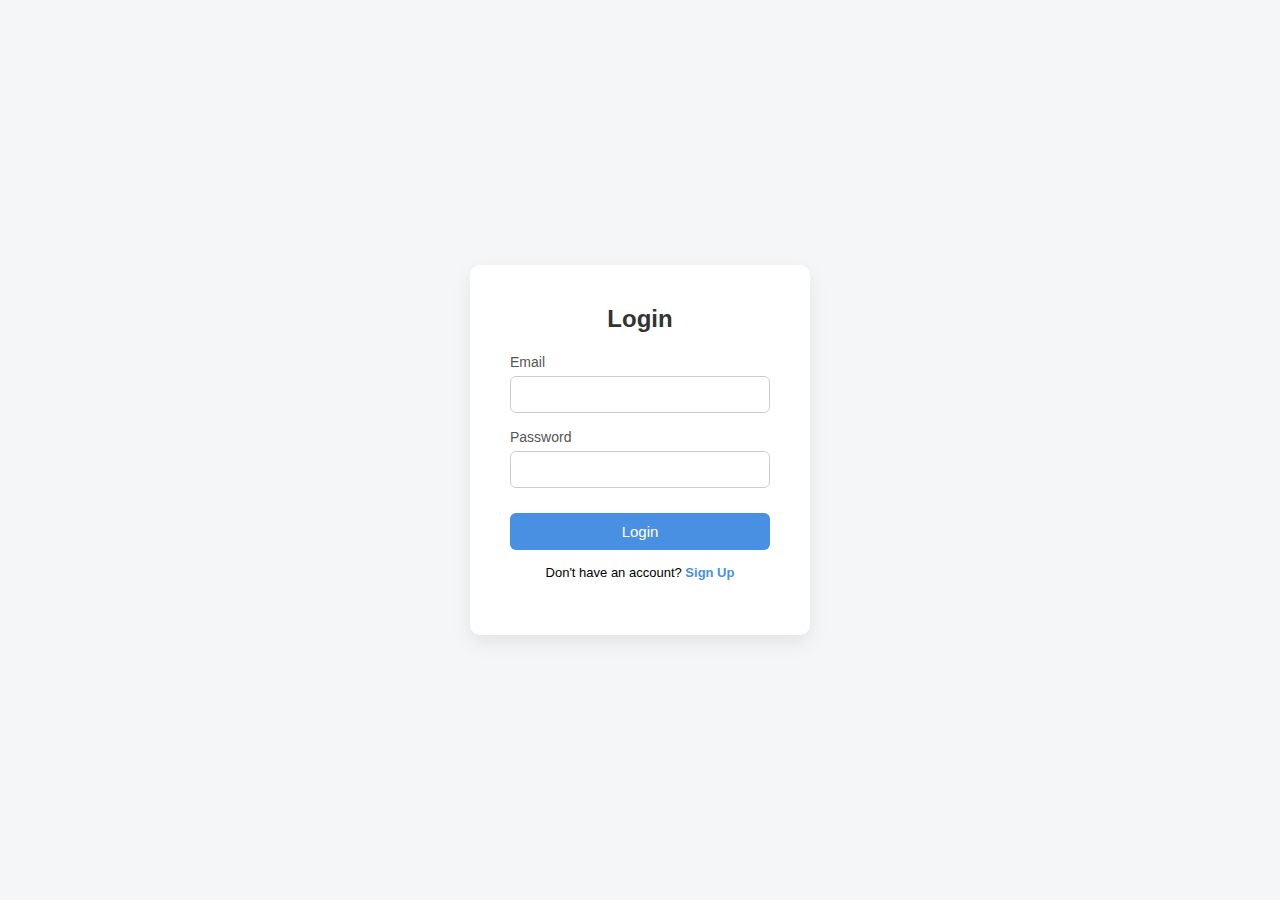
<file: index.html>
<!DOCTYPE html>
<html lang="en">
<head>
  <meta charset="UTF-8" />
  <title>Victory Your CV</title>
  <meta name="viewport" content="width=device-width, initial-scale=1.0">
  <link rel="stylesheet" href="style.css" />
</head>
<body>

<header class="header">
  <div class="brand">
    <span class="brand-mark"></span>
    <div>
      <h1>Victory Your CV</h1>
      <p class="tagline">Clarity. Confidence. Career growth.</p>
    </div>
  </div>

  <!-- USER SECTION -->
  <div class="user-section">
    <h3 id="welcomeMessage"></h3>
    <button class="btn ghost" onclick="logout()">Logout</button>
  </div>
</header>

<main class="layout">

  <!-- PROFILE SETUP -->
  <section class="card">
    <p class="section-label">PROFILE SETUP</p>

    <label>Target Role</label>
    <select id="role" class="select">
      <option>Frontend Developer</option>
      <option>Backend Developer</option>
      <option>Full Stack Developer</option>
      <option>Software Engineer</option>
      <option>Data Analyst</option>
      <option>Data Scientist</option>
      <option>ML Engineer</option>
      <option>DevOps Engineer</option>
    </select>

    <label>Resume File</label>
    <label class="upload-box">
      <input type="file" id="resume" hidden />
      <strong id="fileText">Drop your resume</strong>
      <span>PDF or DOCX • max 2MB</span>
    </label>

    <button class="btn primary" id="analyze">
      Analyze Resume
    </button>
  </section>

  <!-- RESUME HEALTH -->
  <section class="card">
    <p class="section-label">RESUME HEALTH</p>

    <div class="ai-loader hidden" id="aiLoader">
      <span class="dot"></span>
      <span class="dot"></span>
      <span class="dot"></span>
      <p>Analyzing resume with AI…</p>
    </div>

    <div class="score-ring">
      <svg width="120" height="120">
        <circle cx="60" cy="60" r="50"></circle>
        <circle cx="60" cy="60" r="50" id="progress"></circle>
      </svg>
      <div class="score-text">
        <span id="score">0</span>
        <small>ATS MATCH</small>
      </div>
    </div>

    <p class="description" id="summary">
      Upload a resume and analyze it to see alignment insights.
    </p>

    <button class="btn ghost" id="toggleInsights">
      View Improvements
    </button>
  </section>

  <!-- INSIGHT PANEL -->
  <section class="insight-panel hidden" id="insights">
    <p class="insight-title">INSIGHT AREAS</p>
    <ul class="insight-list">
      <li class="insight positive"><span class="dot"></span>Skills Coverage</li>
      <li class="insight negative"><span class="dot"></span>Keyword Gaps</li>
      <li class="insight positive"><span class="dot"></span>Formatting</li>
      <li class="insight negative"><span class="dot"></span>Experience Depth</li>
    </ul>
  </section>

  <!-- KEYWORD PREVIEW -->
  <section class="card">
    <p class="section-label">KEYWORD PREVIEW</p>
    <p class="resume-preview" id="resumePreview">
      Experienced Frontend Developer skilled in JavaScript, HTML, CSS, and React.
      Built responsive web applications and collaborated with backend teams.
    </p>
  </section>

  <!-- AI ASSISTANT -->
  <section class="assistant-panel">
    <p class="assistant-title">AI CAREER ASSISTANT</p>

    <div class="assistant-window">
      <div class="assistant-msg ai">
        <span class="label-ai">AI</span>
        <p id="aiText">
          Upload your resume and analyze it to receive personalized guidance.
        </p>
      </div>
    </div>

    <div class="assistant-actions">
      <button class="assist-btn" data-prompt="score">Explain my ATS score</button>
      <button class="assist-btn" data-prompt="improve">How can I improve?</button>
      <button class="assist-btn" data-prompt="role">Tips for my role</button>
    </div>
  </section>

</main>

<footer>
  © 2026 Victory Your CV • AI-powered resume insights
</footer>

<script src="script.js"></script>
</body>
</html>
</file>
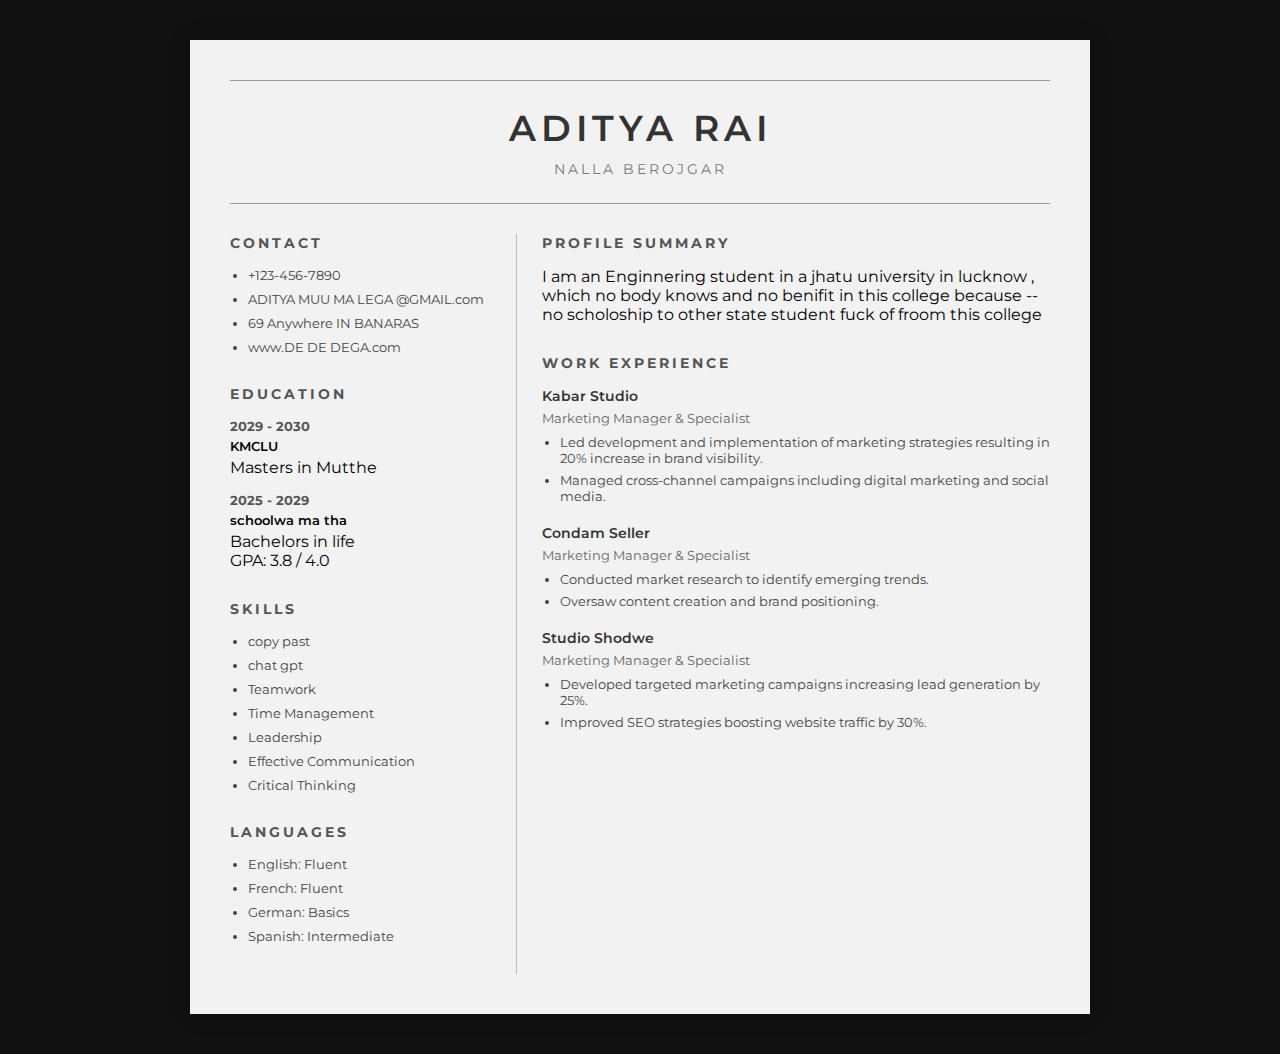
<file: Code/index.html>
<!DOCTYPE html>
<html lang="en">
<head>
    <meta charset="UTF-8">
    <title>Classic Resume</title>
    <link rel="stylesheet" href="style.css">
    <link href="https://fonts.googleapis.com/css2?family=Montserrat:wght@400;500;600;700&display=swap" rel="stylesheet">
</head>
<body>

<div class="resume">

    <!-- HEADER -->
    <div class="header">
        <h1> ADITYA RAI </h1>
        <p class="job-title">NALLA BEROJGAR</p>
    </div>

    <div class="main">

        <!-- LEFT SIDE COLUMN -->
        <div class="left">

            <div class="section">
                <h2>CONTACT</h2>
                <ul>
                    <li>+123-456-7890</li>
                    <li>ADITYA MUU MA LEGA @GMAIL.com</li>
                    <li>69 Anywhere IN BANARAS </li>
                    <li>www.DE DE DEGA.com</li>
                </ul>
            </div>

            <div class="section">
                <h2>EDUCATION</h2>

                <div class="item">
                    <h3>2029 - 2030</h3>
                    <p class="bold">KMCLU </p>
                    <p>Masters in Mutthe</p>
                </div>

                <div class="item">
                    <h3>2025 - 2029</h3>
                    <p class="bold">schoolwa ma tha</p>
                    <p>Bachelors in life</p>
                    <p>GPA: 3.8 / 4.0</p>
                </div>
            </div>

            <div class="section">
                <h2>SKILLS</h2>
                <ul>
                    <li>copy past</li>
                    <li>chat gpt </li>
                    <li>Teamwork</li>
                    <li>Time Management</li>
                    <li>Leadership</li>
                    <li>Effective Communication</li>
                    <li>Critical Thinking</li>
                </ul>
            </div>

            <div class="section">
                <h2>LANGUAGES</h2>
                <ul>
                    <li>English: Fluent</li>
                    <li>French: Fluent</li>
                    <li>German: Basics</li>
                    <li>Spanish: Intermediate</li>
                </ul>
            </div>

        </div>

        <!-- RIGHT COLUMN -->
        <div class="right">

            <div class="section">
                <h2>PROFILE SUMMARY</h2>
                <p>
                    I am an Enginnering student in a jhatu university in lucknow , 
                    which no body knows and no benifit in this college because -- 
                    no scholoship to other state student fuck of froom this college
                </p>
            </div>

            <div class="section">
                <h2>WORK EXPERIENCE</h2>

                <div class="job">
                    <div class="job-header">
                        <span class="company"> Kabar Studio</span>
                   
                    </div>
                    <p class="position">Marketing Manager & Specialist</p>
                    <ul>
                        <li>Led development and implementation of marketing strategies resulting in 20% increase in brand visibility.</li>
                        <li>Managed cross-channel campaigns including digital marketing and social media.</li>
                    </ul>
                </div>

                <div class="job">
                    <div class="job-header">
                        <span class="company">Condam Seller</span>
                       
                    </div>
                    <p class="position">Marketing Manager & Specialist</p>
                    <ul>
                        <li>Conducted market research to identify emerging trends.</li>
                        <li>Oversaw content creation and brand positioning.</li>
                    </ul>
                </div>

                <div class="job">
                    <div class="job-header">
                        <span class="company">Studio Shodwe</span>
                        
                    </div>
                    <p class="position">Marketing Manager & Specialist</p>
                    <ul>
                        <li>Developed targeted marketing campaigns increasing lead generation by 25%.</li>
                        <li>Improved SEO strategies boosting website traffic by 30%.</li>
                    </ul>
                </div>

            </div>

        </div>

    </div>

</div>

</body>
</html>
</file>
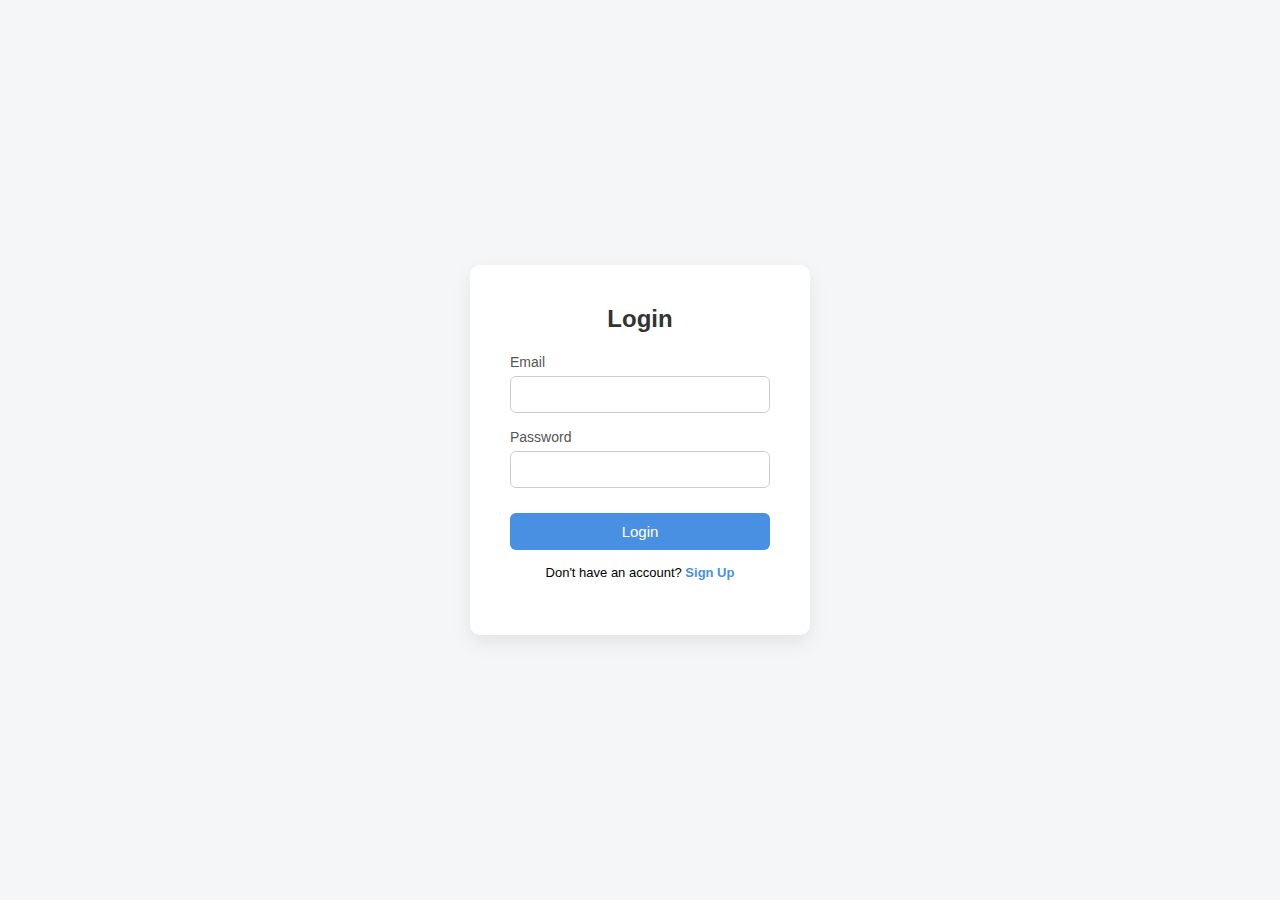
<file: login.html>
<!DOCTYPE html>
<html lang="en">
<head>
<meta charset="UTF-8" />
<meta name="viewport" content="width=device-width, initial-scale=1.0" />
<title>Login / Sign Up Demo</title>
<link rel="stylesheet" href="login.css" >
</head>

<body>

<div class="container">

  <!-- Login Form -->
  <div id="loginForm">
    <h2>Login</h2>
    <form onsubmit="login(event)">
      <div class="input-group">
        <label>Email</label>
        <input type="email" id="loginEmail" required>
      </div>

      <div class="input-group">
        <label>Password</label>
        <input type="password" id="loginPassword" required>
      </div>

      <button type="submit">Login</button>
    </form>

    <div class="toggle-text">
      Don't have an account?
      <span onclick="showSignup()">Sign Up</span>
    </div>
  </div>


  <!-- Sign Up Form -->
  <div id="signupForm" class="hidden">
    <h2>Sign Up</h2>
    <form onsubmit="signup(event)">
      <div class="input-group">
        <label>Name</label>
        <input type="text" id="signupName" required>
      </div>

      <div class="input-group">
        <label>Email</label>
        <input type="email" id="signupEmail" required>
      </div>

      <div class="input-group">
        <label>Password</label>
        <input type="password" id="signupPassword" required>
      </div>

      <button type="submit">Create Account</button>
    </form>

    <div class="toggle-text">
      Already have an account?
      <span onclick="showLogin()">Login</span>
    </div>
  </div>

  <div class="success-message" id="message"></div>

</div>
<script src="login.js"> </script>

</body>
</html>
</file>
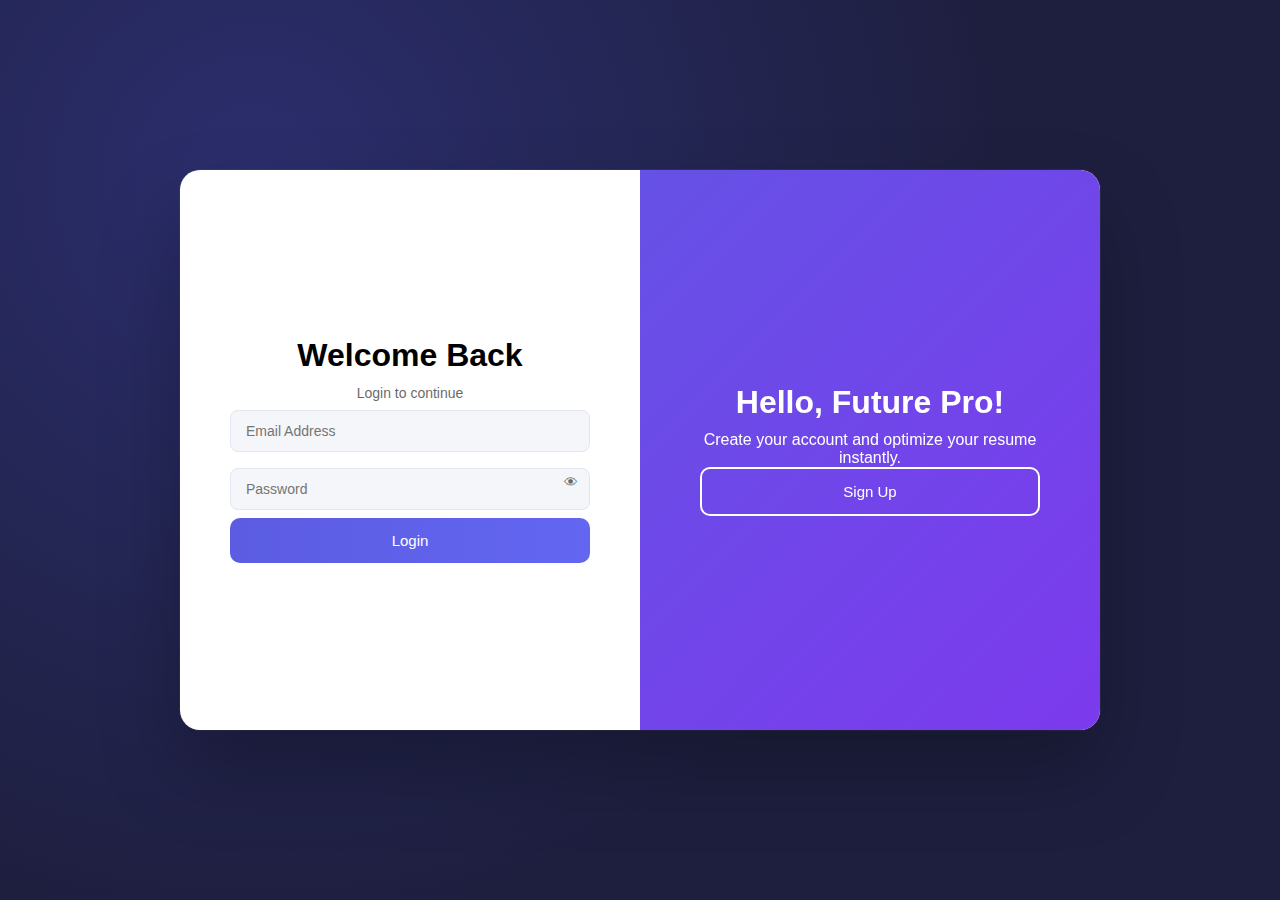
<file: Code/login.html>
<!DOCTYPE html>
<html lang="en">
<head>
  <meta charset="UTF-8">
  <title>AI Resume Analyzer</title>
  <link rel="stylesheet" href="login.css">
</head>
<body>

<div class="container" id="container">

  <!-- SIGN UP -->
  <div class="form-container sign-up-container">
    <form id="signup-form">
      <h1>Create Account</h1>
      <span class="subtitle">Start analyzing resumes with AI</span>

      <input type="text" placeholder="Full Name" required>
      <input type="email" placeholder="Email Address" required>

      <div class="password-field">
        <input type="password" id="signupPassword" placeholder="Password" required>
        <span class="toggle-pass" data-target="signupPassword">👁</span>
      </div>

      <button type="submit">Create Account</button>
    </form>
  </div>

  
  <!-- LOGIN -->
  <div class="form-container sign-in-container">
    <form id="login-form">
      <h1>Welcome Back</h1>
      <span class="subtitle">Login to continue</span>

      <input type="email" placeholder="Email Address" required>

      <div class="password-field">
        <input type="password" id="loginPassword" placeholder="Password" required>
        <span class="toggle-pass" data-target="loginPassword">👁</span>
      </div>

      <button type="submit">Login</button>
    </form>
  </div>

  <!-- OVERLAY -->
  <div class="overlay-container">
    <div class="overlay">

      <div class="overlay-panel overlay-left">
        <h1>Welcome Back!</h1>
        <p>Login to access your AI dashboard</p>
        <button class="ghost" id="signIn">Login</button>
      </div>

      <div class="overlay-panel overlay-right">
        <h1>Hello, Future Pro!</h1>
        <p>Create your account and optimize your resume instantly.</p>
        <button class="ghost" id="signUp">Sign Up</button>
      </div>

    </div>
  </div>

</div>

<div id="toast" class="toast"></div>

<script src="login.js"></script>
</body>
</html>
</file>
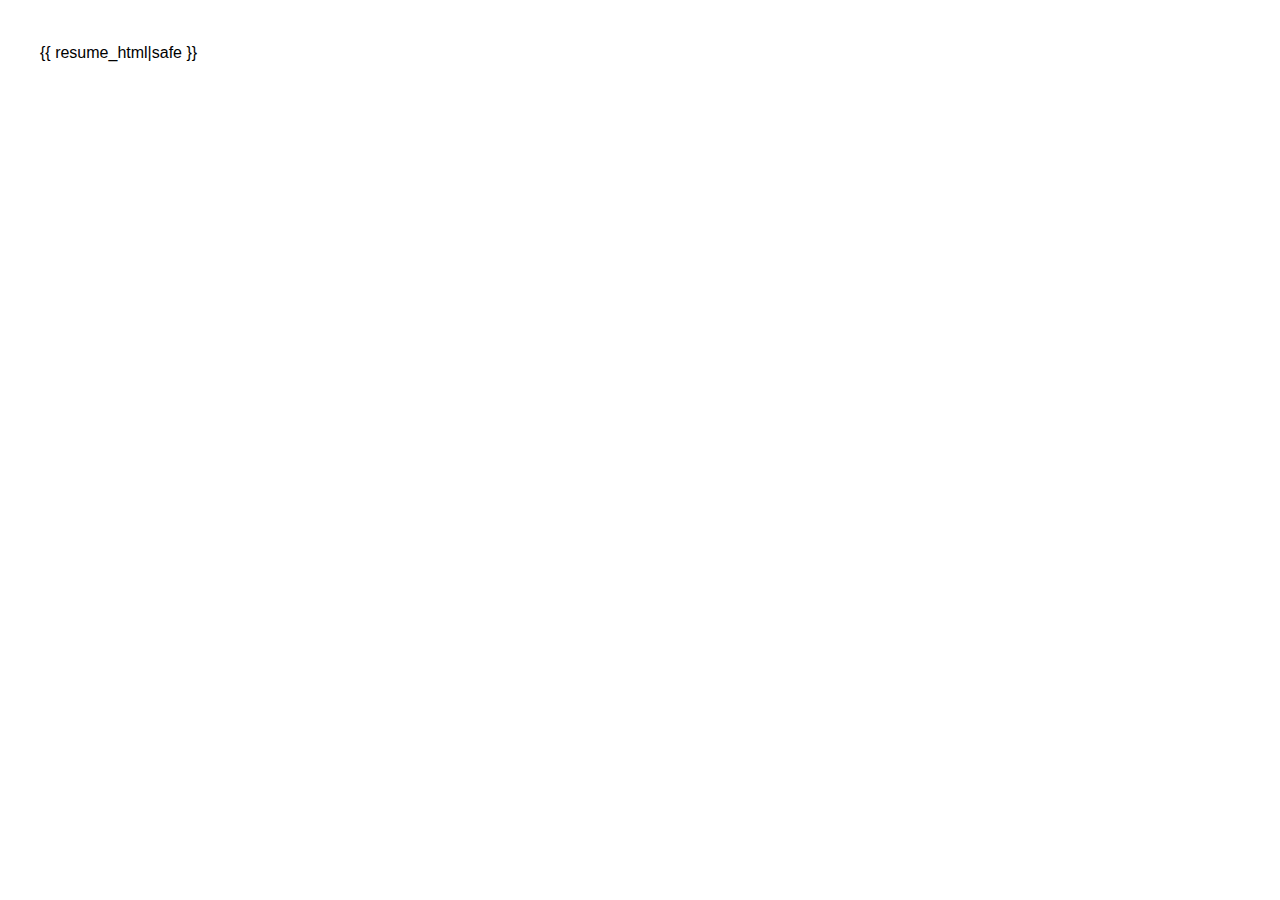
<file: djangosessionauth/templates/resume_temp.html>
<!DOCTYPE html>
<html>
<head>
    <meta charset="UTF-8">
    <style>
        body {
            font-family: Arial, sans-serif;
            margin: 40px;
            line-height: 1.6;
        }

        h1 {
            font-size: 26px;
            margin-bottom: 5px;
        }

        h2 {
            margin-top: 20px;
            border-bottom: 1px solid #000;
            padding-bottom: 4px;
            font-size: 18px;
        }

        ul {
            padding-left: 18px;
        }

        li {
            margin-bottom: 6px;
        }
    </style>
</head>
<body>

{{ resume_html|safe }}

</body>
</html>
</file>
<file: Code/style.css>
* {
    margin: 0;
    padding: 0;
    box-sizing: border-box;
}

body {
    background: #111;
    font-family: 'Montserrat', sans-serif;
    display: flex;
    justify-content: center;
    padding: 40px 0;
}

.resume {
    width: 900px;
    background: #f2f2f2;
    padding: 40px;
}

/* HEADER */
.header {
    text-align: center;
    border-top: 1px solid #999;
    border-bottom: 1px solid #999;
    padding: 25px 0;
    margin-bottom: 30px;
}

.header h1 {
    font-size: 36px;
    letter-spacing: 5px;
    font-weight: 600;
    color: #333;
}

.job-title {
    margin-top: 10px;
    font-size: 14px;
    letter-spacing: 3px;
    color: #777;
}

/* MAIN LAYOUT */
.main {
    display: flex;
}

.left {
    width: 35%;
    padding-right: 25px;
    border-right: 1px solid #bbb;
}

.right {
    width: 65%;
    padding-left: 25px;
}

/* SECTIONS */
.section {
    margin-bottom: 30px;
}

.section h2 {
    font-size: 14px;
    letter-spacing: 3px;
    color: #555;
    margin-bottom: 15px;
}

.section ul {
    list-style: disc;
    padding-left: 18px;
}

.section ul li {
    margin-bottom: 8px;
    font-size: 13px;
    color: #444;
}

/* EDUCATION */
.item {
    margin-bottom: 15px;
}

.item h3 {
    font-size: 13px;
    color: #555;
}

.bold {
    font-weight: 600;
    font-size: 13px;
    margin: 4px 0;
}

/* WORK EXPERIENCE */
.job {
    margin-bottom: 20px;
}

.job-header {
    display: flex;
    justify-content: space-between;
    font-weight: 600;
    font-size: 14px;
    color: #333;
}

.position {
    font-size: 13px;
    margin: 5px 0 8px 0;
    color: #666;
}

.job ul {
    padding-left: 18px;
}

.job ul li {
    font-size: 13px;
    margin-bottom: 6px;
    color: #444;
}
/* ============================= */
/*        PRINT OPTIMIZATION     */
/* ============================= */

@page {
    size: A4;
    margin: 0;
}

@media print {

    body {
        background: none;
        padding: 0;
    }

    .resume {
        width: 210mm;
        min-height: 297mm;
        padding: 20mm;
        margin: 0;
        box-shadow: none;
    }

    .main {
        page-break-inside: avoid;
    }

    .section {
        page-break-inside: avoid;
    }

    .job {
        page-break-inside: avoid;
    }

    h1, h2, h3 {
        page-break-after: avoid;
    }

}
.resume {
    width: 900px;
    background: #f2f2f2;
    padding: 40px;
    box-shadow: 0 0 25px rgba(0,0,0,0.1);
}
</file>
<file: login.css>
* {
  margin: 0;
  padding: 0;
  box-sizing: border-box;
  font-family: Arial, sans-serif;
}

body {
  height: 100vh;
  display: flex;
  justify-content: center;
  align-items: center;
  background: #f4f6f8;
}

.container {
  background: #fff;
  width: 340px;
  padding: 40px;
  border-radius: 10px;
  box-shadow: 0 8px 20px rgba(0,0,0,0.08);
  text-align: center;
  transition: 0.3s;
}

h2 {
  margin-bottom: 20px;
  color: #333;
}

.input-group {
  margin-bottom: 15px;
  text-align: left;
}

.input-group label {
  font-size: 14px;
  color: #555;
}

.input-group input {
  width: 100%;
  padding: 10px;
  margin-top: 5px;
  border-radius: 6px;
  border: 1px solid #ccc;
  outline: none;
  transition: 0.3s;
}

.input-group input:focus {
  border-color: #4a90e2;
}

button {
  width: 100%;
  padding: 10px;
  background: #4a90e2;
  border: none;
  color: #fff;
  font-size: 15px;
  border-radius: 6px;
  cursor: pointer;
  margin-top: 10px;
  transition: 0.3s;
}

button:hover {
  background: #357abd;
}

.toggle-text {
  margin-top: 15px;
  font-size: 13px;
}

.toggle-text span {
  color: #4a90e2;
  cursor: pointer;
  font-weight: bold;
}

.hidden {
  display: none;
}

.success-message {
  margin-top: 15px;
  font-size: 14px;
  color: green;
}
</file>
<file: style.css>
/* ===============================
   RESET & BASE
=============================== */
* {
  margin: 0;
  padding: 0;
  box-sizing: border-box;
}
.header {
  display: flex;
  justify-content: space-between;
  align-items: center;
}

.user-section {
  text-align: right;
}

html {
  font-size: 16px;
}

body {
  font-family: Inter, system-ui, -apple-system, sans-serif;
  background: radial-gradient(circle at top, #16213E, #0B1020);
  color: #EAF0FF;
  line-height: 1.6;
}

/* ===============================
   COLOR SYSTEM
=============================== */
:root {
  --bg-surface: #0F1A33;
  --bg-card: #121F3D;

  --accent-primary: #4FD1C5;
  --accent-secondary: #7AA2F7;

  --text-main: #F1F5FF;
  --text-muted: #B8C1E0;
  --text-dim: #8A93B8;

  --border-soft: rgba(255,255,255,0.08);
}

/* ===============================
   HEADER
=============================== */
.header {
  padding: 2rem 3rem;
  border-bottom: 1px solid var(--border-soft);
}

.brand {
  display: flex;
  align-items: center;
  gap: 1rem;
}

.brand-mark {
  width: 14px;
  height: 14px;
  background: linear-gradient(135deg, var(--accent-primary), var(--accent-secondary));
  border-radius: 50%;
}

.brand h1 {
  font-size: 1.4rem;
  font-weight: 700;
}

.tagline {
  font-size: 0.8rem;
  color: var(--text-muted);
}

/* ===============================
   LAYOUT
=============================== */
.layout {
  display: grid;
  grid-template-columns: 1fr 1.4fr;
  gap: 2.5rem;
  padding: 3rem;
}

/* ===============================
   CARD
=============================== */
.card {
  background: linear-gradient(180deg, var(--bg-surface), var(--bg-card));
  border: 1px solid var(--border-soft);
  border-radius: 22px;
  padding: 2.5rem;
  box-shadow: 0 30px 60px rgba(0,0,0,0.5);
  transition: transform 0.35s ease, box-shadow 0.35s ease;
}

.card:hover {
  transform: translateY(-6px);
  box-shadow: 0 45px 80px rgba(0,0,0,0.65);
}

/* ===============================
   TEXT & FORM
=============================== */
.section-label {
  font-size: 0.65rem;
  letter-spacing: 2px;
  color: var(--text-dim);
  margin-bottom: 1.8rem;
}

label {
  font-size: 0.75rem;
  color: var(--text-muted);
  display: block;
  margin-bottom: 0.4rem;
}

.select {
  width: 100%;
  padding: 0.9rem 1rem;
  border-radius: 14px;
  background: #0B132B;
  border: 1px solid var(--border-soft);
  color: var(--text-main);
  margin-bottom: 1.4rem;
}

.upload-box {
  background: #0B132B;
  border: 1px dashed var(--border-soft);
  border-radius: 16px;
  padding: 1.4rem;
  text-align: center;
  margin-bottom: 2rem;
}

/* ===============================
   BUTTONS
=============================== */
.btn {
  width: 100%;
  padding: 1rem;
  border-radius: 16px;
  font-weight: 600;
  cursor: pointer;
  transition: all 0.3s ease;
}

.btn.primary {
  background: linear-gradient(135deg, var(--accent-primary), var(--accent-secondary));
  color: #071225;
}

.btn.primary:hover {
  filter: brightness(1.1);
  transform: translateY(-2px);
}

.btn.ghost {
  background: transparent;
  border: 1px solid var(--border-soft);
  color: var(--text-main);
}

/* ===============================
   SCORE RING
=============================== */
.score-ring {
  position: relative;
  width: 120px;
  margin: 1.5rem auto;
}

.score-ring svg {
  transform: rotate(-90deg);
}

.score-ring circle {
  fill: none;
  stroke-width: 10;
}

.score-ring circle:first-child {
  stroke: rgba(255,255,255,0.08);
}

#progress {
  stroke: var(--accent-primary);
  stroke-dasharray: 314;
  stroke-dashoffset: 314;
  transition: stroke-dashoffset 0.4s ease;
}

.score-text {
  position: absolute;
  inset: 0;
  display: flex;
  flex-direction: column;
  align-items: center;
  justify-content: center;
}

.score-text span {
  font-size: 2rem;
  font-weight: 800;
}

.score-text small {
  font-size: 0.7rem;
  color: var(--text-muted);
}

/* ===============================
   INSIGHT PANEL
=============================== */
.hidden {
  display: none;
}

.insight-panel {
  background: radial-gradient(120% 120% at top left, #142044, #0B1224);
  border: 1px solid rgba(255,255,255,0.06);
  border-radius: 18px;
  padding: 2rem;
  animation: slideUp 0.4s ease;
}

@keyframes slideUp {
  from { opacity: 0; transform: translateY(12px); }
  to { opacity: 1; transform: translateY(0); }
}

.insight-title {
  font-size: 0.65rem;
  letter-spacing: 1.8px;
  color: #7C85A3;
  margin-bottom: 1.5rem;
}

.insight-list {
  list-style: none;
  display: flex;
  flex-direction: column;
  gap: 1.1rem;
}

.insight {
  display: flex;
  align-items: center;
  gap: 0.75rem;
  font-size: 0.95rem;
  transition: transform 0.25s ease;
}

.insight:hover {
  transform: translateX(6px);
}

.insight .dot {
  width: 8px;
  height: 8px;
  border-radius: 50%;
}

.insight.positive {
  color: #6EE7D8;
}

.insight.positive .dot {
  background: #4FD1C5;
}

.insight.negative {
  color: #FCA5A5;
}

.insight.negative .dot {
  background: #F87171;
}

/* ===============================
   AI ASSISTANT
=============================== */
.assistant-panel {
  background: linear-gradient(180deg, #0F1A33, #121F3D);
  border: 1px solid var(--border-soft);
  border-radius: 22px;
  padding: 2rem;
}

.assistant-title {
  font-size: 0.65rem;
  letter-spacing: 2px;
  color: var(--text-dim);
  margin-bottom: 1.5rem;
}

.assistant-window {
  background: #0B132B;
  border-radius: 16px;
  padding: 1.2rem;
  margin-bottom: 1.5rem;
}

.label-ai {
  font-size: 0.65rem;
  padding: 0.25rem 0.5rem;
  border-radius: 6px;
  background: linear-gradient(135deg, var(--accent-primary), var(--accent-secondary));
  color: #071225;
}

/* ===============================
   AI LOADER
=============================== */
.ai-loader {
  display: flex;
  align-items: center;
  gap: 0.4rem;
  justify-content: center;
  font-size: 0.75rem;
  color: var(--text-muted);
}

.ai-loader .dot {
  width: 6px;
  height: 6px;
  border-radius: 50%;
  background: var(--accent-primary);
  animation: pulse 1.4s infinite ease-in-out;
}

.ai-loader .dot:nth-child(2) { animation-delay: 0.2s; }
.ai-loader .dot:nth-child(3) { animation-delay: 0.4s; }

@keyframes pulse {
  0%, 80%, 100% { opacity: 0.2; }
  40% { opacity: 1; }
}

/* ===============================
   KEYWORD PREVIEW
=============================== */
.resume-preview {
  font-size: 0.9rem;
  line-height: 1.6;
}

.highlight {
  background: rgba(79,209,197,0.25);
  padding: 0.1rem 0.25rem;
  border-radius: 4px;
}

/* ===============================
   ACCESSIBILITY
=============================== */
button:focus,
select:focus {
  outline: 2px solid var(--accent-primary);
  outline-offset: 3px;
}

/* ===============================
   RESPONSIVE
=============================== */
@media (max-width: 900px) {
  .layout {
    grid-template-columns: 1fr;
    padding: 2rem;
  }

  .header {
    padding: 1.5rem 2rem;
  }
}
/* ===============================
   AI ASSISTANT ACTION BUTTONS
=============================== */

.assistant-actions {
  display: flex;
  gap: 0.75rem;
  flex-wrap: wrap;
  margin-top: 1rem;
}

/* Base button style */
.assist-btn {
  position: relative;
  padding: 0.55rem 0.9rem;
  border-radius: 10px;
  font-size: 0.75rem;
  font-weight: 500;
  cursor: pointer;

  background: rgba(255, 255, 255, 0.04);
  border: 1px solid rgba(255, 255, 255, 0.18);
  color: #EAF0FF;

  transition:
    background 0.25s ease,
    transform 0.25s ease,
    box-shadow 0.25s ease,
    border-color 0.25s ease;
}

/* Subtle inner glow */
.assist-btn::after {
  content: "";
  position: absolute;
  inset: 0;
  border-radius: 10px;
  background: linear-gradient(
    135deg,
    rgba(79, 209, 197, 0.25),
    rgba(122, 162, 247, 0.25)
  );
  opacity: 0;
  transition: opacity 0.25s ease;
  pointer-events: none;
}

/* Hover effect */
.assist-btn:hover {
  transform: translateY(-2px);
  border-color: rgba(79, 209, 197, 0.6);
  box-shadow:
    0 6px 18px rgba(0, 0, 0, 0.45),
    0 0 0 1px rgba(79, 209, 197, 0.25);
}

.assist-btn:hover::after {
  opacity: 0.15;
}

/* Active (click) */
.assist-btn:active {
  transform: translateY(0);
  box-shadow: none;
}

/* Focus (keyboard accessibility) */
.assist-btn:focus-visible {
  outline: none;
  border-color: #4FD1C5;
  box-shadow: 0 0 0 2px rgba(79, 209, 197, 0.35);
}
.assist-btn[data-prompt="role"] {
  border-color: rgba(79, 209, 197, 0.6);
  background: rgba(79, 209, 197, 0.12);
}
</file>
<file: Code/login.css>
/* ================= GLOBAL RESET ================= */

* {
  margin: 0;
  padding: 0;
  box-sizing: border-box;
}

body {
  font-family: 'Poppins', sans-serif;
  background: radial-gradient(circle at 20% 20%, #2b2e6d, #1e1f3f 60%);
  display: flex;
  justify-content: center;
  align-items: center;
  min-height: 100vh;
  overflow-x: hidden;
}

/* ================= CONTAINER ================= */

.container {
  background: #ffffff;
  border-radius: 20px;
  box-shadow:
    0 40px 80px rgba(0,0,0,0.25),
    0 0 0 1px rgba(255,255,255,0.05);
  position: relative;
  overflow: hidden;
  width: 920px;
  max-width: 95%;
  min-height: 560px;
}

/* ================= FORM STRUCTURE ================= */

.form-container {
  position: absolute;
  top: 0;
  width: 50%;
  height: 100%;
  transition: all 0.6s ease-in-out;
  display: flex;
  align-items: center;
  justify-content: center;
}

.sign-in-container {
  left: 0;
  z-index: 2;
}

.sign-up-container {
  left: 0;
  opacity: 0;
  visibility: hidden;
  pointer-events: none;
  z-index: 1;
}

.container.right-panel-active .sign-in-container {
  transform: translateX(100%);
  opacity: 0;
  visibility: hidden;
  pointer-events: none;
}

.container.right-panel-active .sign-up-container {
  transform: translateX(100%);
  opacity: 1;
  visibility: visible;
  pointer-events: auto;
  z-index: 5;
}

/* ================= FORM DESIGN ================= */

form {
  width: 100%;
  max-width: 360px;
  text-align: center;
}

h1 {
  font-weight: 600;
  margin-bottom: 10px;
}

.subtitle {
  font-size: 14px;
  opacity: 0.6;
  margin-bottom: 25px;
}

input {
  width: 100%;
  padding: 12px 15px;
  margin: 8px 0;
  border-radius: 8px;
  border: 1px solid #e3e6f0;
  background: #f4f6fa;
  font-size: 14px;
  transition: 0.3s;
}

input:hover {
  border-color: #c7d2fe;
}

input:focus {
  outline: none;
  border-color: #5b5ce2;
  box-shadow: 0 0 0 4px rgba(91,92,226,0.15);
  background: #ffffff;
}

/* Password Toggle */

.password-field {
  position: relative;
  width: 100%;
}

.toggle-pass {
  position: absolute;
  right: 12px;
  top: 14px;
  cursor: pointer;
  font-size: 14px;
  color: #666;
}

/* ================= BUTTONS ================= */

button {
  width: 100%;
  padding: 14px;
  border-radius: 10px;
  border: none;
  background: linear-gradient(90deg, #5b5ce2, #6366f1);
  color: white;
  font-size: 15px;
  font-weight: 500;
  cursor: pointer;
  transition: all 0.25s ease;
}

button:hover {
  transform: translateY(-2px);
  box-shadow: 0 12px 30px rgba(91,92,226,0.35);
}

button:active {
  transform: scale(0.97);
  box-shadow: 0 6px 15px rgba(91,92,226,0.25);
}

button.ghost {
  background: transparent;
  border: 2px solid #fff;
}

/* ================= OVERLAY ================= */

.overlay-container {
  position: absolute;
  top: 0;
  left: 50%;
  width: 50%;
  height: 100%;
  overflow: hidden;
  transition: transform 0.6s ease-in-out;
  z-index: 100;
}

.overlay {
  position: absolute;
  top: 0;
  left: 0;
  width: 200%;
  height: 100%;
  background: linear-gradient(135deg, #5b5ce2, #7c3aed);
  color: #fff;
  transform: translateX(-50%) translateZ(0);
  will-change: transform;
  transition: transform 0.6s ease-in-out;
}

.container.right-panel-active .overlay-container {
  transform: translateX(-100%);
}

.container.right-panel-active .overlay {
  transform: translateX(0%);
}

.overlay-panel {
  position: absolute;
  width: 50%;
  height: 100%;
  padding: 0 60px;
  display: flex;
  flex-direction: column;
  justify-content: center;
  align-items: center;
  text-align: center;
}

.overlay-left { left: 0; }
.overlay-right { right: 0; }

/* ================= TOAST ================= */

.toast {
  position: fixed;
  bottom: 30px;
  right: 30px;
  background: #4e54c8;
  color: white;
  padding: 14px 25px;
  border-radius: 8px;
  opacity: 0;
  transform: translateY(40px);
  transition: 0.4s ease;
}

.toast.show {
  opacity: 1;
  transform: translateY(0);
}

/* ================= RESPONSIVE ================= */

@media (max-width: 768px) {

  .container {
    width: 95%;
    min-height: 600px;
  }

  .overlay-container {
    display: none;
  }

  .form-container {
    width: 100%;
  }

  .container.right-panel-active .sign-in-container,
  .container.right-panel-active .sign-up-container {
    transform: none;
  }
}
</file>
